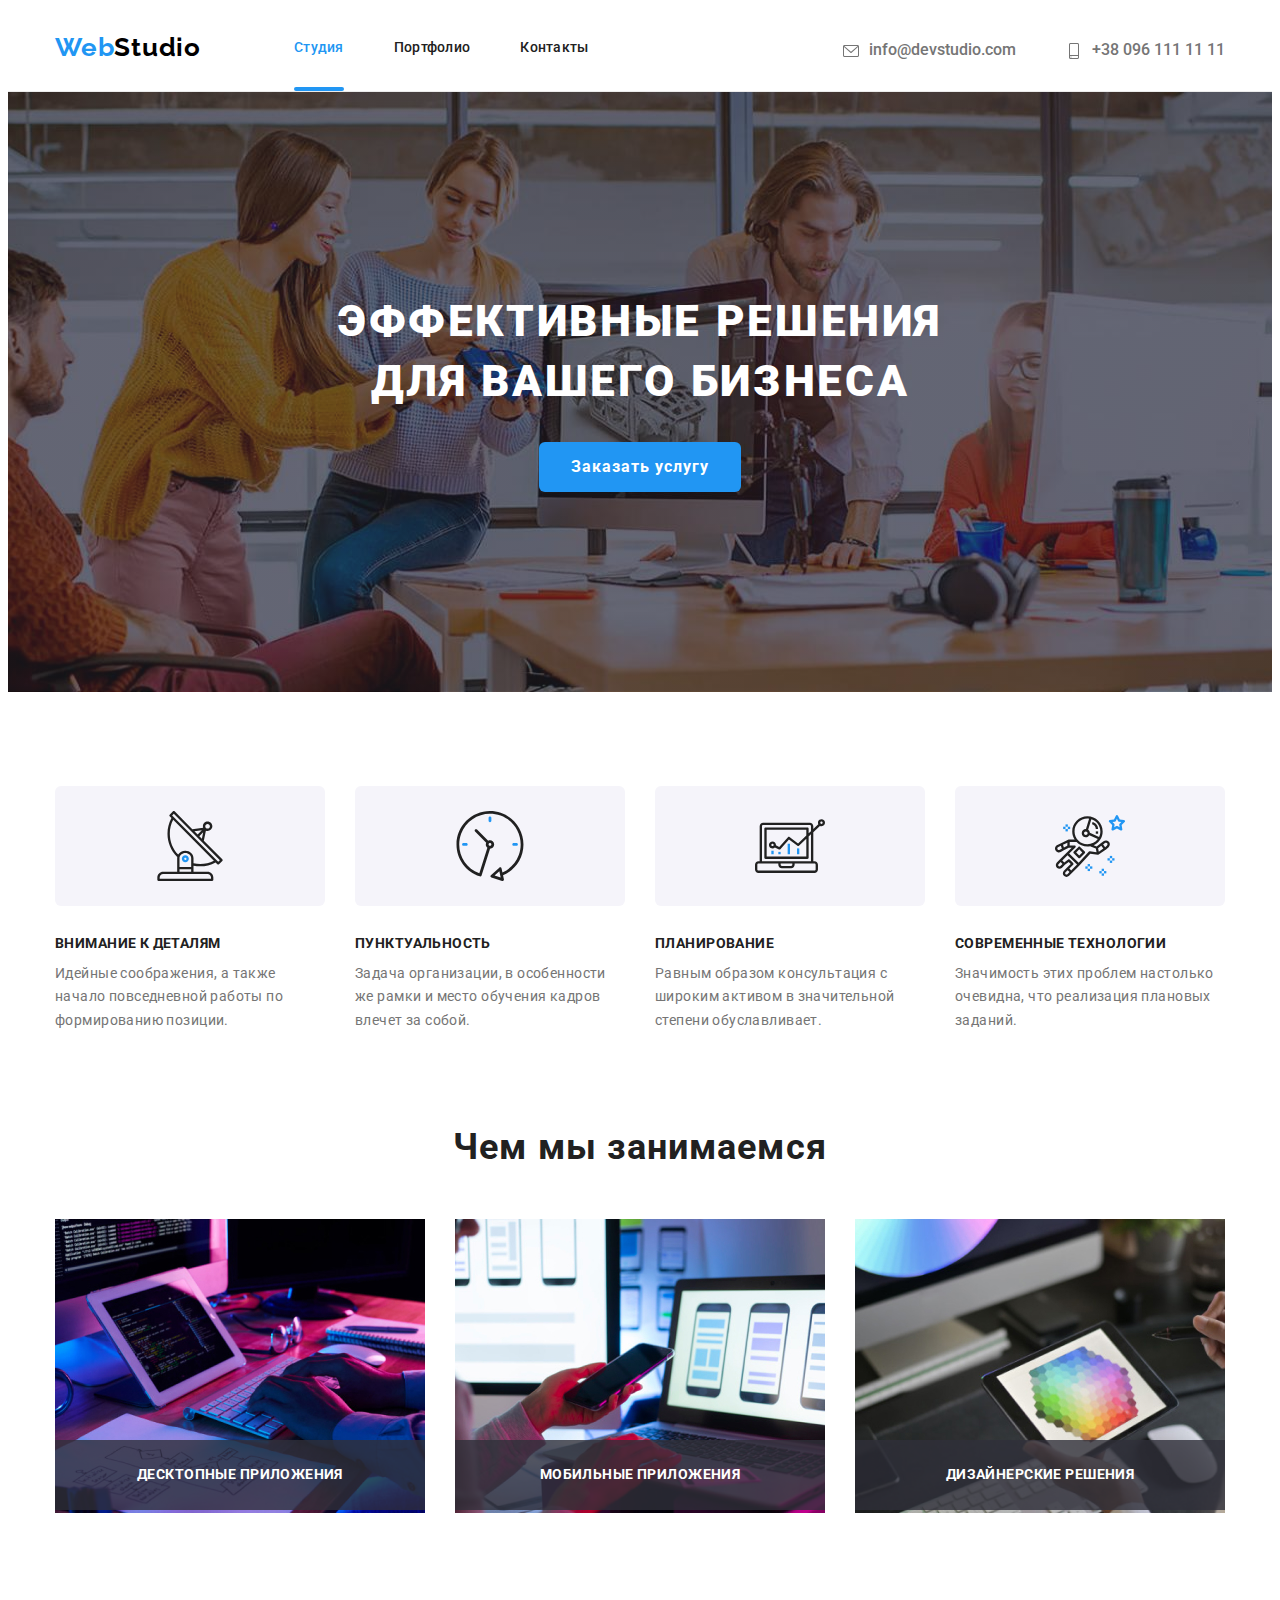
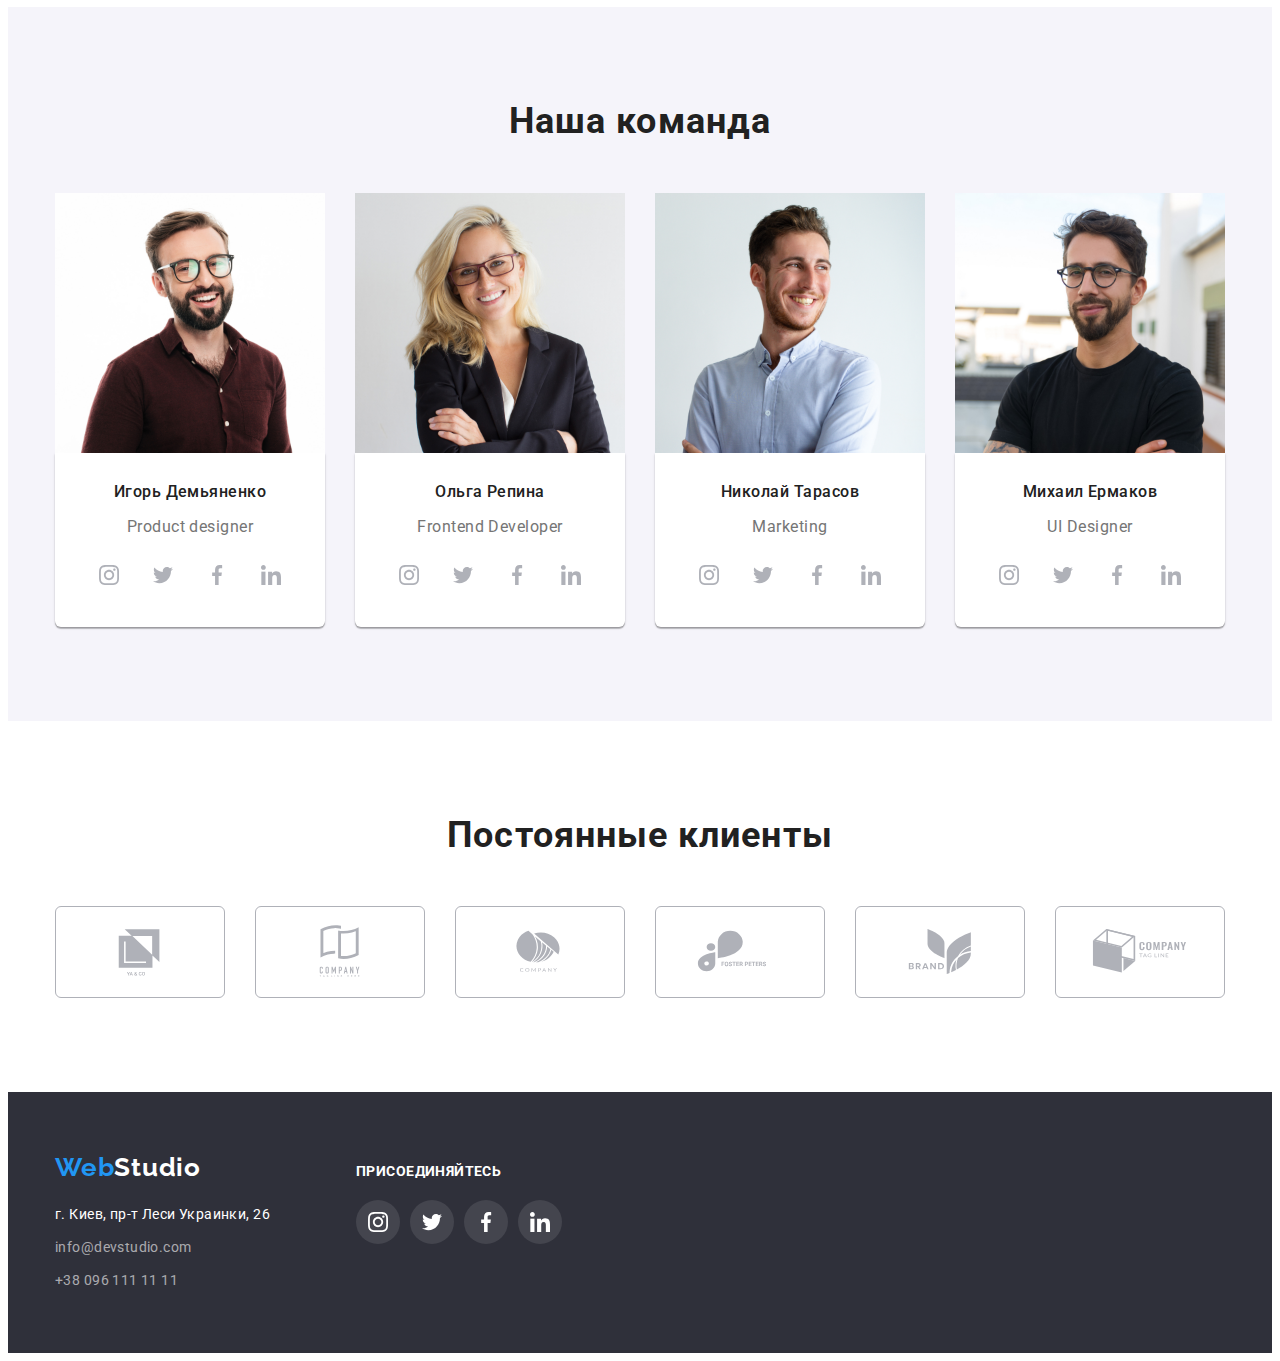
<file: index.html>
<!DOCTYPE html>
<html lang="ru">

<head>
    <meta charset="UTF-8">
    <meta http-equiv="X-UA-Compatible" content="IE=edge">
    <meta name="viewport" content="width=device-width, initial-scale=1.0">
    <link rel="preconnect" href="https://fonts.googleapis.com">
    <link rel="preconnect" href="https://fonts.gstatic.com" crossorigin>
    <link
        href="https://fonts.googleapis.com/css2?family=Raleway:wght@700&family=Roboto:wght@400;500;700;900&display=swap"
        rel="stylesheet">
    <link rel="stylesheet" href="https://cdnjs.cloudflare.com/ajax/libs/modern-normalize/1.1.0/modern-normalize.min.css"
        integrity="sha512-wpPYUAdjBVSE4KJnH1VR1HeZfpl1ub8YT/NKx4PuQ5NmX2tKuGu6U/JRp5y+Y8XG2tV+wKQpNHVUX03MfMFn9Q=="
        crossorigin="anonymous" referrerpolicy="no-referrer" />
    <link rel="stylesheet" href="./css/style.css">
    <title>Document</title>
</head>

<body>
    <!--ШАПКА-->
    <header class="header-border">
        <div class="container">
            <nav class="header-main">
                <a href="" class="logo logo-header">Web<span class="logo-studio">Studio</span></a>
                <ul class="nav">
                    <li class="nav-item">
                        <a href="./index.html" class="nav-link current">Студия</a>
                    </li>
                    <li class="nav-item">
                        <a href="./portfolio.html" class="nav-link">Портфолио</a>
                    </li>
                    <li class="nav-item">
                        <a href="" class="nav-link">Контакты</a>
                    </li>
                </ul>
                <ul class="contacts-list">
                    <li class="li-mail">
                        <a href="mailto:info@devstudio.com" class="contacts"><svg class="header-mail">
                                <use href="./images/icons.svg#icon-envelope"></use>
                            </svg>info@devstudio.com
                        </a>
                    <li class="contacts-last-child"><a href="tel:+380961111111" class="contacts"><svg
                                class="header-phone">
                                <use href="./images/icons.svg#icon-smartphone"></use>
                            </svg>+38 096 111 11 11</a>
                    </li>
                </ul>
            </nav>
        </div>
    </header>
    <main>
        <!--ГЕРОЙ-->
        <section class="hero-section">
            <div class="container">
                <h1 class="hero-title">Эффективные решения
                    для вашего бизнеса</h1>
                <button type="button" class="hero-button button" data-modal-open>Заказать услугу</button>
            </div>
        </section>
        <!--КАК МЫ РАБОТАЕМ-->
        <section class="section">
            <div class="container">
                <h2 class="hidden">Как мы работаем</h2>
                <ul class="ul-features">
                    <li class="features-item">
                        <p class="icon-block-features">
                            <svg class="features-icon" width="70" height="70">
                                <use href="./images/icons.svg#icon-antenna-1"></use>
                            </svg>
                        </p>
                        <h3 class="features">Внимание к деталям</h3>
                        <p class="features-paragraph">Идейные соображения, а также начало повседневной работы по
                            формированию позиции.
                        </p>
                    </li>
                    <li class="features-item">
                        <p class="icon-block-features">
                            <svg class="features-icon" width="70" height="70">
                                <use href="./images/icons.svg#icon-clock-1"></use>
                            </svg>
                        </p>
                        <h3 class="features">Пунктуальность</h3>
                        <p class="features-paragraph">Задача организации, в особенности же рамки и место обучения кадров
                            влечет за
                            собой.</p>
                    </li>
                    <li class="features-item">
                        <p class="icon-block-features">
                            <svg class="features-icon" width="70" height="70">
                                <use href="./images/icons.svg#icon-lap-top"></use>
                            </svg>
                        </p>
                        <h3 class="features">Планирование</h3>
                        <p class="features-paragraph">Равным образом консультация с широким активом в значительной
                            степени
                            обуславливает.</p>
                    </li>
                    <li class="features-item">
                        <p class="icon-block-features">
                            <svg class="features-icon" width="70" height="70">
                                <use href="./images/icons.svg#icon-astronaut-1"></use>
                            </svg>
                        </p>
                        <h3 class="features">Современные ТЕХНОЛОГИИ</h3>
                        <p class="features-paragraph">Значимость этих проблем настолько очевидна, что реализация
                            плановых заданий.</p>
                    </li>
                </ul>
            </div>
        </section>
        <!--ЧЕМ МЫ ЗАНИМАЕМСЯ-->
        <section class="section-what-we-do">
            <div class="container">
                <h2 class="title-examples">Чем мы занимаемся</h2>
                <ul class="ul-what-we-do">
                    <li class="what-we-do-item">
                        <div class="pic-div"><img class="img" width="370" height="294" 
                                src="./images/box1.jpg" alt="Картинка планшета">
                            <div class="what-we-do-overlay">
                                <p class="what-we-do-text">Десктопные приложения</p>
                            </div>
                        </div>
                    </li>
                    <li class="what-we-do-item">
                        <div class="pic-div">
                            <img width="370" height="294" class="img" src="./images/box2.jpg" alt="Картинка ноутбука">
                            <div class="what-we-do-overlay">
                                <p class="what-we-do-text">Мобильные приложения</p>
                            </div>
                        </div>
                    </li>
                    <li class="what-we-do-item">
                        <div class="pic-div">
                            <img width="370" height="294" class="img" src="./images/box3.jpg"
                                alt="Картинка планшета в руках">
                            <div class="what-we-do-overlay">
                                <p class="what-we-do-text">Дизайнерские решения</p>
                            </div>
                        </div>
                    </li>
                </ul>
            </div>
        </section>
        <!--НАША КОМАНДА-->
        <section class="out-team section">
            <div class="container">
                <h2 class="title-examples">Наша команда</h2>
                <ul class="team">
                    <li class="team-item">
                        <img src="./images/team1.jpg" class="img" alt="Игорь_Демьяненко" width=270 height="260">
                        <div class="border-main">
                            <h3 class="names responcibilities">Игорь Демьяненко</h3>
                            <p class="responcibilities" lang="en">Product designer</p>
                            <ul class="team-icons-list">
                                <li class="team-icons-item">
                                    <a href="" class="team-link">
                                        <svg class="team-social-icon" width="20" height="20">
                                            <use href="./images/icons.svg#icon-instagram1"></use>
                                        </svg>
                                    </a>
                                </li>
                                <li class="team-icons-item">
                                    <a href="" class="team-link">
                                        <svg class="team-social-icon" width="20" height="20">
                                            <use href="./images/icons.svg#icon-twitter-1"></use>
                                        </svg>
                                    </a>
                                </li>
                                <li class="team-icons-item">
                                    <a href="" class="team-link">
                                        <svg class="team-social-icon" width="20" height="20">
                                            <use href="./images/icons.svg#icon-facebook-1"></use>
                                        </svg>
                                    </a>
                                </li>
                                <li class="team-icons-item">
                                    <a href="" class="team-link">
                                        <svg class="team-social-icon" width="20" height="20">
                                            <use href="./images/icons.svg#icon-linkedin-1"></use>
                                        </svg>
                                    </a>
                                </li>
                            </ul>
                        </div>
                    </li>
                    <li class="team-item">
                        <img src="./images/team2.jpg" class="img" alt="Ольга_Репина" width=270 height="260">
                        <div class="border-main">
                            <h3 class="names responcibilities">Ольга Репина</h3>
                            <p class="responcibilities" lang="en">Frontend Developer</p>
                            <ul class="team-icons-list">
                                <li class="team-icons-item">
                                    <a href="" class="team-link">
                                        <svg class="team-social-icon" width="20" height="20">
                                            <use href="./images/icons.svg#icon-instagram1"></use>
                                        </svg>
                                    </a>
                                </li>
                                <li class="team-icons-item">
                                    <a href="" class="team-link">
                                        <svg class="team-social-icon" width="20" height="20">
                                            <use href="./images/icons.svg#icon-twitter-1"></use>
                                        </svg>
                                    </a>
                                </li>
                                <li class="team-icons-item">
                                    <a href="" class="team-link">
                                        <svg class="team-social-icon" width="20" height="20">
                                            <use href="./images/icons.svg#icon-facebook-1"></use>
                                        </svg>
                                    </a>
                                </li>
                                <li class="team-icons-item">
                                    <a href="" class="team-link">
                                        <svg class="team-social-icon" width="20" height="20">
                                            <use href="./images/icons.svg#icon-linkedin-1"></use>
                                        </svg>
                                    </a>
                                </li>
                            </ul>
                        </div>
                    </li>
                    <li class="team-item">
                        <img src="./images/team3.jpg" class="img" alt="Николай_Тарасов" width=270 height="260">
                        <div class="border-main">
                            <h3 class="names responcibilities">Николай Тарасов</h3>
                            <p class="responcibilities" lang="en">Marketing</p>
                            <ul class="team-icons-list">
                                <li class="team-icons-item">
                                    <a href="" class="team-link">
                                        <svg class="team-social-icon" width="20" height="20">
                                            <use href="./images/icons.svg#icon-instagram1"></use>
                                        </svg>
                                    </a>
                                </li>
                                <li class="team-icons-item">
                                    <a href="" class="team-link">
                                        <svg class="team-social-icon" width="20" height="20">
                                            <use href="./images/icons.svg#icon-twitter-1"></use>
                                        </svg>
                                    </a>
                                </li>
                                <li class="team-icons-item">
                                    <a href="" class="team-link">
                                        <svg class="team-social-icon" width="20" height="20">
                                            <use href="./images/icons.svg#icon-facebook-1"></use>
                                        </svg>
                                    </a>
                                </li>
                                <li class="team-icons-item">
                                    <a href="" class="team-link">
                                        <svg class="team-social-icon" width="20" height="20">
                                            <use href="./images/icons.svg#icon-linkedin-1"></use>
                                        </svg>
                                    </a>
                                </li>
                            </ul>
                        </div>
                    </li>
                    <li class="team-item">
                        <img src="./images/team4.jpg" alt="Михаил_Ермаков" width=270 height="260" class="img">
                        <div class="border-main">
                            <h3 class="names responcibilities">Михаил Ермаков</h3>
                            <p class="responcibilities" lang="en">UI Designer</p>
                            <ul class="team-icons-list">
                                <li class="team-icons-item">
                                    <a href="" class="team-link">
                                        <svg class="team-social-icon" width="20" height="20">
                                            <use href="./images/icons.svg#icon-instagram1"></use>
                                        </svg>
                                    </a>
                                </li>
                                <li class="team-icons-item">
                                    <a href="" class="team-link">
                                        <svg class="team-social-icon" width="20" height="20">
                                            <use href="./images/icons.svg#icon-twitter-1"></use>
                                        </svg>
                                    </a>
                                </li>
                                <li class="team-icons-item">
                                    <a href="" class="team-link">
                                        <svg class="team-social-icon" width="20" height="20">
                                            <use href="./images/icons.svg#icon-facebook-1"></use>
                                        </svg>
                                    </a>
                                </li>
                                <li class="team-icons-item">
                                    <a href="" class="team-link">
                                        <svg class="team-social-icon" width="20" height="20">
                                            <use href="./images/icons.svg#icon-linkedin-1"></use>
                                        </svg>
                                    </a>
                                </li>
                            </ul>
                        </div>
                    </li>
                </ul>
            </div>
        </section>
        <section class="section">
            <div class="container">
                <h2 class="title-examples">Постоянные клиенты</h2>
                <ul class="team-icons-list">
                    <li class="clients-item">
                        <a href="" class="clients-link">
                            <svg class="team-social-icon" width="106" height="60">
                                <use href="./images/icons.svg#icon-logo1"></use>
                            </svg>
                        </a>
                    </li>
                    <li class="clients-item">
                        <a href="" class="clients-link">
                            <svg class="team-social-icon" width="106" height="60">
                                <use href="./images/icons.svg#icon-logo2"></use>
                            </svg>
                        </a>
                    </li>
                    <li class="clients-item">
                        <a href="" class="clients-link">
                            <svg class="team-social-icon" width="106" height="60">
                                <use href="./images/icons.svg#icon-logo3"></use>
                            </svg>
                        </a>
                    </li>
                    <li class="clients-item">
                        <a href="" class="clients-link">
                            <svg class="team-social-icon" width="106" height="60">
                                <use href="./images/icons.svg#icon-logo4"></use>
                            </svg>
                        </a>
                    </li>
                    <li class="clients-item">
                        <a href="" class="clients-link">
                            <svg class="team-social-icon" width="106" height="60">
                                <use href="./images/icons.svg#icon-logo5"></use>
                            </svg>
                        </a>
                    </li>
                    <li class="clients-item">
                        <a href="" class="clients-link">
                            <svg class="team-social-icon" width="106" height="60">
                                <use href="./images/icons.svg#icon-logo6"></use>
                            </svg>
                        </a>
                    </li>
                </ul>
            </div>
        </section>
            
    </main>
    <!--ПОДВАЛ-->
    <footer class="footer">
        <section class="footer-container">
            <div class="container-footer-left">
                <a href="" class="logo logo-foot-main">Web<span class="logo-footer">Studio</span></a>
                <address>
                    <ul>
                        <li class="footer-li-margins"><a href="https://goo.gl/maps/7hmKTm9yFbBLXRid7"
                                class="footer-address">г.
                                Киев, пр-т Леси Украинки,
                                26</a></li>
                        <li class="footer-li-margins"><a href="mailto:info@devstudio.com"
                                class="email-phone">info@devstudio.com</a><br></li>
                        <li class="footer-li-margins"><a href="tel:+380961111111" class="nav email-phone">+38 096 111 11
                                11</a></li>
                    </ul>
                </address>
            </div>
            <div class="container-footer-right">
                <p class="join-footer">Присоединяйтесь</p>
                <ul class="team">
                    <li class="team-icons-item">
                        <a href="" class="footer-link">
                            <svg class="team-social-icon" width="20" height="20">
                                <use href="./images/icons.svg#icon-instagram1"></use>
                            </svg>
                        </a>
                    </li>
                    <li class="team-icons-item">
                        <a href="" class="footer-link">
                            <svg class="team-social-icon" width="20" height="20">
                                <use href="./images/icons.svg#icon-twitter-1"></use>
                            </svg>
                        </a>
                    </li>
                    <li class="team-icons-item">
                        <a href="" class="footer-link">
                            <svg class="team-social-icon" width="20" height="20">
                                <use href="./images/icons.svg#icon-facebook-1"></use>
                            </svg>
                        </a>
                    </li>
                    <li class="team-icons-item">
                        <a href="" class="footer-link">
                            <svg class="team-social-icon" width="20" height="20">
                                <use href="./images/icons.svg#icon-linkedin-1"></use>
                            </svg>
                        </a>
                    </li>
                </ul>
            </div>
        </section>
    </footer>
    <div class="backdrop is-hidden" data-modal>
        <div class="modal">
            <button type="button" class="modal-close" data-modal-close>
                <svg class="close-icon" width="18" height="18">
                    <use href="./images/icons.svg#icon-modal-close"></use>
                </svg>
            </button>
        </div>
    </div>
    <script src="./js/modal.js"></script>
</body>

</html>
</file>
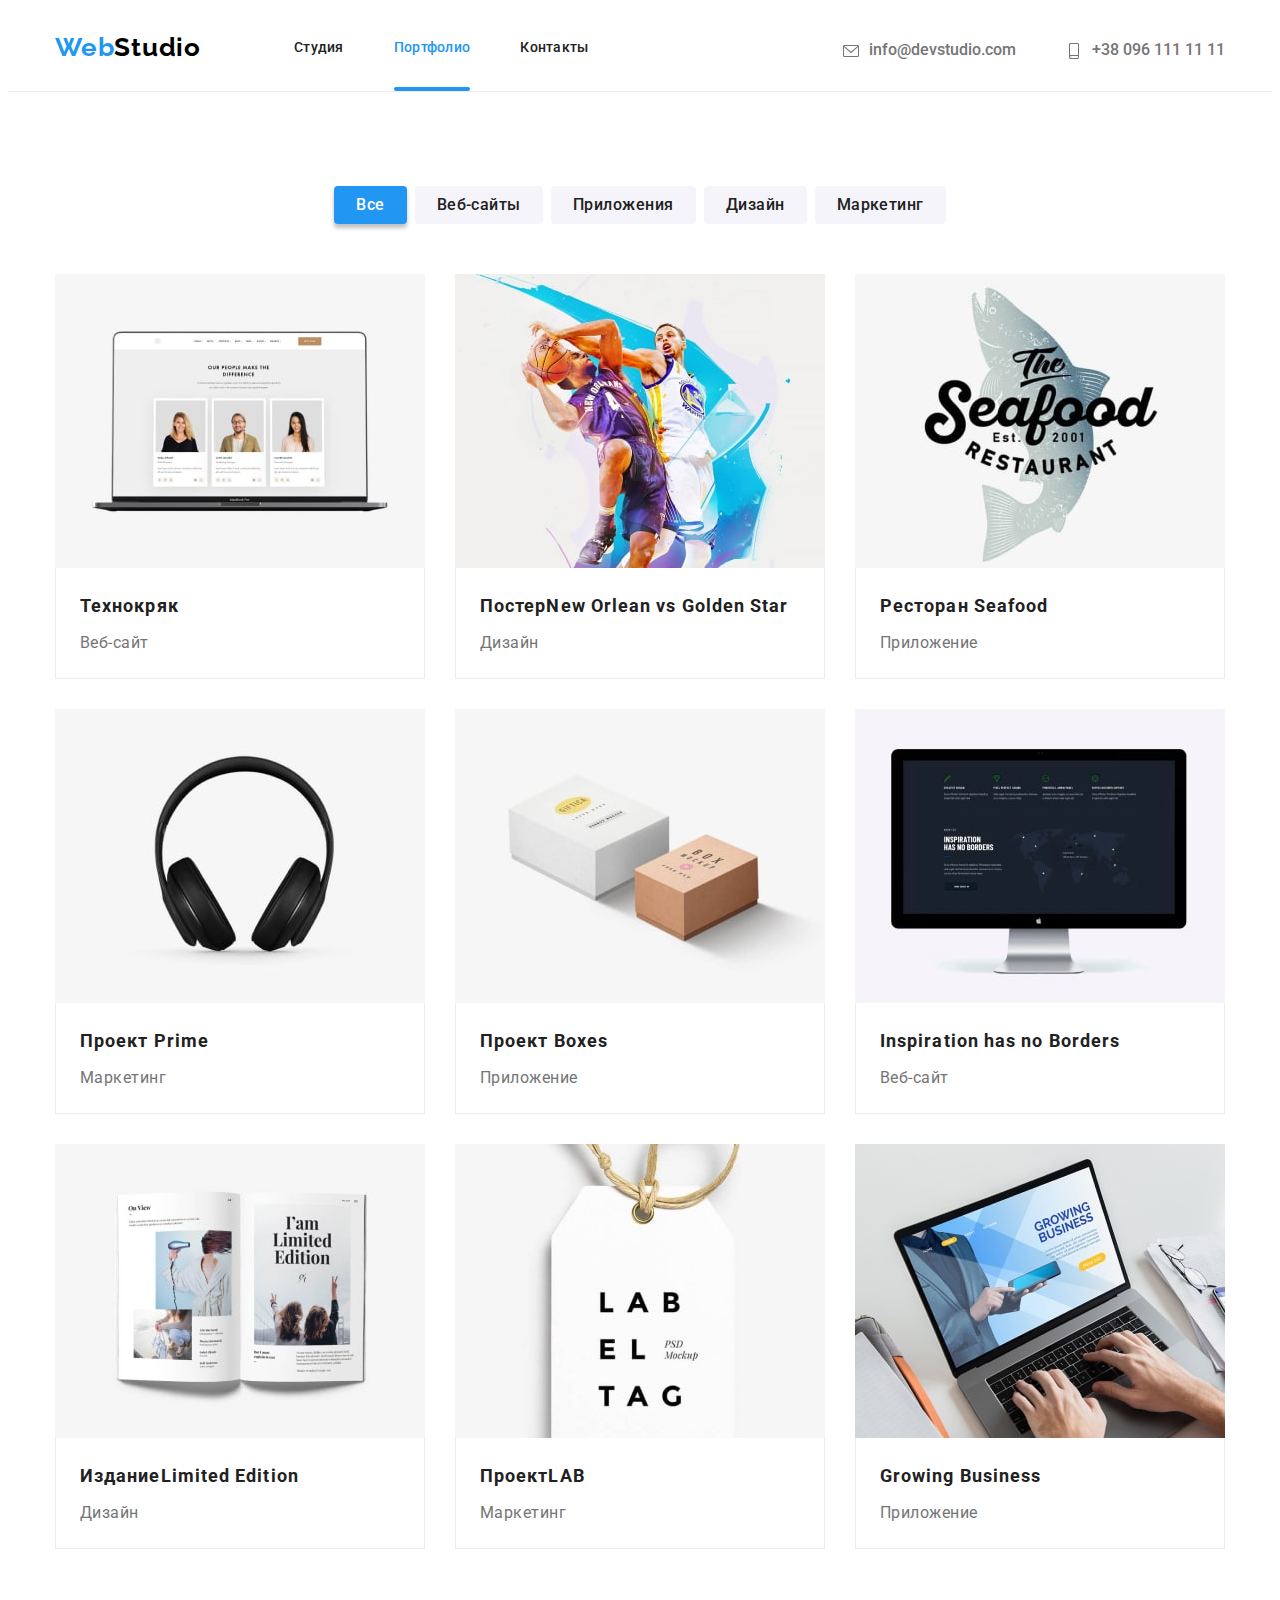
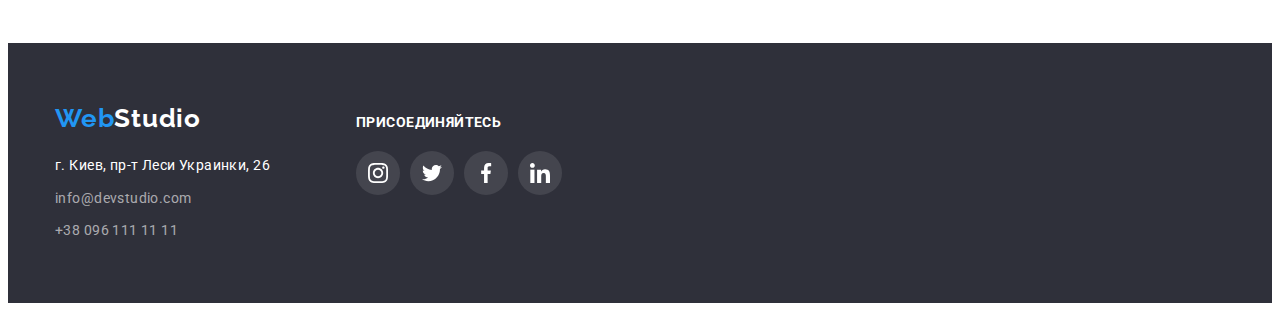
<file: portfolio.html>
<!DOCTYPE html>
<html lang="ru">

<head>
    <meta charset="UTF-8">
    <meta http-equiv="X-UA-Compatible" content="IE=edge">
    <meta name="viewport" content="width=device-width, initial-scale=1.0">
    <link rel="preconnect" href="https://fonts.googleapis.com">
    <link rel="preconnect" href="https://fonts.gstatic.com" crossorigin>
    <link
        href="https://fonts.googleapis.com/css2?family=Raleway:wght@700&family=Roboto:wght@400;500;700;900&display=swap"
        rel="stylesheet">
    <link rel="stylesheet" href="https://cdnjs.cloudflare.com/ajax/libs/modern-normalize/1.1.0/modern-normalize.min.css"
        integrity="sha512-wpPYUAdjBVSE4KJnH1VR1HeZfpl1ub8YT/NKx4PuQ5NmX2tKuGu6U/JRp5y+Y8XG2tV+wKQpNHVUX03MfMFn9Q=="
        crossorigin="anonymous" referrerpolicy="no-referrer" />
    <link rel="stylesheet" href="./css/style.css">
    <title>Document</title>
</head>

<body>
    <!--ШАПКА-->
    <header class="header-border">
        <div class="container">
            <nav class="header-main">
                <a href="" class="logo logo-header">Web<span class="logo-studio">Studio</span></a>
                <ul class="nav ul-header">
                    <li class="nav-item">
                        <a href="./index.html" class="nav-link">Студия</a>
                    </li>
                    <li class="nav-item">
                        <a href="./portfolio.html" class="nav-link current">Портфолио</a>
                    </li>
                    <li class="nav-item">
                        <a href="" class="nav-link">Контакты</a>
                    </li>
                </ul>
                <ul class="contacts-list">
                    <li class="li-mail">
                        <a href="mailto:info@devstudio.com" class="contacts"><svg class="header-mail">
                                <use href="./images/icons.svg#icon-envelope"></use>
                            </svg>info@devstudio.com
                        </a>
                    <li class="contacts-last-child"><a href="tel:+380961111111" class="contacts"><svg
                                class="header-phone">
                                <use href="./images/icons.svg#icon-smartphone"></use>
                            </svg>+38 096 111 11 11</a>
                    </li>
                </ul>
            </nav>
        </div>
    </header>
    <main>
        <section class="section">
            <!--<h1>Портфолио</h1-->
            <div class="container">
                <ul class="ul-filter">
                    <li class="filter-margins"><button type="button"
                            class="button filter-button filter-current">Все</button></li>
                    <li class="filter-margins"><button type="button" class="button filter-button">Веб-сайты</button>
                    </li>
                    <li class="filter-margins"><button type="button" class="button filter-button">Приложения</button>
                    </li>
                    <li class="filter-margins"><button type="button" class="button filter-button">Дизайн</button></li>
                    <li class="filter-margins"><button type="button" class="button filter-button">Маркетинг</button>
                    </li>
                </ul>

                <ul class="flex-container">
                    <li class="flex-item">
                        <a href="" class="portfolio-link">
                            <div class="pic-div">
                                <img width="370" height="294" class="img" src="./images/portfolio1.jpg"
                                    alt="Картинка сайта">
                                <div class="overlay">
                                    <p class="pf-overlay-text">Технокряк это современная площадка распространения
                                        коронавируса. Компании используют
                                        эту платформу для цифрового шпионажа и атак на защищённые сервера конкурентов.
                                    </p>
                                </div>
                            </div>
                            <div class="border-portfolio">
                                <h2 class="portfolio-title">Технокряк</h2>
                                <p class="portfolio-paragraph">Веб-сайт</p>
                            </div>
                        </a>
                    </li>
                    <li class="flex-item">
                        <a href="" class="portfolio-link card-hover">
                            <div class="pic-div">
                                <img width="370" height="294" class="img" src="./images/portfolio2.jpg"
                                    alt="Два баскетболиста">
                                <div class="overlay">
                                    <p class="pf-overlay-text">Технокряк это современная площадка распространения
                                        коронавируса. Компании используют эту
                                        платформу для цифрового шпионажа и атак на защищённые сервера конкурентов.</p>
                                </div>
                            </div>
                            <div class="border-portfolio">
                                <h2 class="portfolio-title">Постер<span lang="en">New Orlean vs Golden Star</span></h2>
                                <p class="portfolio-paragraph">Дизайн</p>
                            </div>
                        </a>
                    </li>
                    <li class="flex-item">
                        <a href="" class="portfolio-link card-hover">
                            <div class="pic-div">
                                <img width="370" height="294" class="img" src="./images/portfolio3.jpg"
                                    alt="Ресторан Seafood">
                                <div class="overlay">
                                    <p class="pf-overlay-text">Технокряк это современная площадка распространения
                                        коронавируса. Компании используют эту
                                        платформу для цифрового шпионажа и атак на защищённые сервера конкурентов.</p>
                                </div>
                            </div>
                            <div class="border-portfolio">
                                <h2 class="portfolio-title">Ресторан <span lang="en">Seafood</span></h2>
                                <p class="portfolio-paragraph">Приложение</p>
                            </div>
                        </a>
                    </li>
                    <li class="flex-item">
                        <a href="" class="portfolio-link card-hover">
                            <div class="pic-div">
                                <img width="370" height="294" class="img" src="./images/portfolio4.jpg" alt="Наушники">
                                <div class="overlay">
                                    <p class="pf-overlay-text">Технокряк это современная площадка распространения
                                        коронавируса. Компании используют эту
                                        платформу для цифрового шпионажа и атак на защищённые сервера конкурентов.</p>
                                </div>
                            </div>
                            <div class="border-portfolio">
                                <h2 class="portfolio-title">Проект <span lang="en">Prime</span></h2>
                                <p class="portfolio-paragraph">Маркетинг</p>
                            </div>
                        </a>
                    </li>
                    <li class="flex-item">
                        <a href="" class="portfolio-link card-hover">
                            <div class="pic-div">
                                <img width="370" height="294" class="img" src="./images/portfolio5.jpg"
                                    alt="Две коробочки">
                                <div class="overlay">
                                    <p class="pf-overlay-text">Технокряк это современная площадка распространения
                                        коронавируса. Компании используют эту
                                        платформу для цифрового шпионажа и атак на защищённые сервера конкурентов.</p>
                                </div>
                            </div>
                            <div class="border-portfolio">
                                <h2 class="portfolio-title">Проект <span lang="en">Boxes</span></h2>
                                <p class="portfolio-paragraph">Приложение</p>
                            </div>
                        </a>
                    </li>
                    <li class="flex-item">
                        <a href="" class="portfolio-link card-hover">
                            <div class="pic-div">
                                <img width="370" height="294" class="img" src="./images/portfolio6.jpg" alt="Монитор">
                                <div class="overlay">
                                    <p class="pf-overlay-text">Технокряк это современная площадка распространения
                                        коронавируса. Компании используют эту
                                        платформу для цифрового шпионажа и атак на защищённые сервера конкурентов.</p>
                                </div>
                            </div>
                            <div class="border-portfolio">
                                <h2 lang="en" class="portfolio-title">Inspiration has no Borders</h2>
                                <p class="portfolio-paragraph">Веб-сайт</p>
                            </div>
                        </a>
                    </li>
                    <li class="flex-item">
                        <a href="" class="portfolio-link card-hover">
                            <div class="pic-div">
                                <img width="370" height="294" class="img" src="./images/portfolio7.jpg"
                                    alt="Открытая книга">
                                <div class="overlay">
                                    <p class="pf-overlay-text">Технокряк это современная площадка распространения
                                        коронавируса. Компании используют эту
                                        платформу для цифрового шпионажа и атак на защищённые сервера конкурентов.</p>
                                </div>
                            </div>
                            <div class="border-portfolio">
                                <h2 class="portfolio-title">Издание<span lang="en">Limited Edition</span></h2>
                                <p class="portfolio-paragraph">Дизайн</p>
                            </div>
                        </a>
                    </li>
                    <li class="flex-item">
                        <a href="" class="portfolio-link card-hover">
                            <div class="pic-div">
                                <img width="370" height="294" class="img" src="./images/portfolio8.jpg"
                                    alt="Тэг одежды">
                                <div class="overlay">
                                    <p class="pf-overlay-text">Технокряк это современная площадка распространения
                                        коронавируса. Компании используют эту
                                        платформу для цифрового шпионажа и атак на защищённые сервера конкурентов.</p>
                                </div>
                            </div>
                            <div class="border-portfolio">
                                <h2 class="portfolio-title">Проeкт<span lang="">LAB</span></h2>
                                <p class="portfolio-paragraph">Маркетинг</p>
                            </div>
                        </a>
                    </li>
                    <li class="flex-item">
                        <a href="" class="portfolio-link card-hover">
                            <div class="pic-div">
                                <img width="370" height="294" class="img" src="./images/portfolio9.jpg"
                                    alt="Работа за ноутом">
                                <div class="overlay">
                                    <p class="pf-overlay-text">Технокряк это современная площадка распространения
                                        коронавируса. Компании используют эту
                                        платформу для цифрового шпионажа и атак на защищённые сервера конкурентов.</p>
                                </div>
                            </div>
                            <div class="border-portfolio">
                                <h2 lang="en" class="portfolio-title">Growing Business</h2>
                                <p class="portfolio-paragraph">Приложение</p>
                            </div>
                        </a>
                    </li>
                </ul>
            </div>
        </section>
    </main>
    <!--ПОДВАЛ-->
    <footer class="footer">
        <section class="footer-container">
            <div class="container-footer-left">
                <a href="" class="logo logo-foot-main">Web<span class="logo-footer">Studio</span></a>
                <address>
                    <ul>
                        <li class="footer-li-margins"><a href="https://goo.gl/maps/7hmKTm9yFbBLXRid7"
                                class="footer-address">г.
                                Киев, пр-т Леси Украинки,
                                26</a></li>
                        <li class="footer-li-margins"><a href="mailto:info@devstudio.com"
                                class="email-phone">info@devstudio.com</a><br></li>
                        <li class="footer-li-margins"><a href="tel:+380961111111" class="nav email-phone">+38 096 111 11
                                11</a></li>
                    </ul>
                </address>
            </div>
            <div class="container-footer-right">
                <p class="join-footer">Присоединяйтесь</p>
                <ul class="team">
                    <li class="team-icons-item">
                        <a href="" class="footer-link">
                            <svg class="team-social-icon" width="20" height="20">
                                <use href="./images/icons.svg#icon-instagram1"></use>
                            </svg>
                        </a>
                    </li>
                    <li class="team-icons-item">
                        <a href="" class="footer-link">
                            <svg class="team-social-icon" width="20" height="20">
                                <use href="./images/icons.svg#icon-twitter-1"></use>
                            </svg>
                        </a>
                    </li>
                    <li class="team-icons-item">
                        <a href="" class="footer-link">
                            <svg class="team-social-icon" width="20" height="20">
                                <use href="./images/icons.svg#icon-facebook-1"></use>
                            </svg>
                        </a>
                    </li>
                    <li class="team-icons-item">
                        <a href="" class="footer-link">
                            <svg class="team-social-icon" width="20" height="20">
                                <use href="./images/icons.svg#icon-linkedin-1"></use>
                            </svg>
                        </a>
                    </li>
                </ul>
            </div>
        </section>
    </footer>
    <div class="backdrop is-hidden" data-modal>
        <div class="modal">
            <button type="button" class="modal-close" data-modal-close>
                <svg class="close-icon" width="18" height="18">
                    <use href="./images/icons.svg#icon-modal-close"></use>
                </svg>
            </button>
        </div>
    </div>
    </body>

</html>
</file>
<file: css/style.css>
:root {
  /*---------------------------ROOT COLORS-----------------------*/
  --primary-text-color: #757575;
  --secondary-text-color: #212121;
  --accent-text-color: #2196f3;
  --title-text-color: #ffffff;
  --background-color: #ffffff;
  --bgc-portfolio-cards:rgba(33, 150, 243, 0.9);
  --overlay-bgc: rgba(47, 48, 58, 0.8);
  --secondary-background-color: #f5f4fa;
  --third-background-color: #2f303a;
  --icon-fill-main: #afb1b8;

  --cubic-bezier: cubic-bezier(0.4, 0, 0.2, 1);
  --box-shadow: 0px 4px 4px rgba(0, 0, 0, 0.25);
  --box-shadow-long: 0px 1px 3px rgba(0, 0, 0, 0.12), 0px 1px 1px rgba(0, 0, 0, 0.14), 0px 2px 1px rgba(0, 0, 0, 0.2);
  --box-shadow-pf-card:0px 1px 1px rgba(0, 0, 0, 0.12), 0px 4px 4px rgba(0, 0, 0, 0.06), 1px 4px 6px rgba(0, 0, 0, 0.16);
  --transition-time: 250ms; 
  "printWidth": 100,
  "tabWidth": 2,
  "useTabs": false,
  "semi": true,
  "singleQuote": true,
  "trailingComma": "all",
  "bracketSpacing": true,
  "jsxBracketSameLine": false,
  "arrowParens": "avoid",
  "proseWrap": "always"
}
/*----------------------------------------BOX SIZING--------------------------------------*/
html {
  box-sizing: border-box;
}
*,
*::before,
*::after {
  box-sizing: inherit;
}
/*---------------------------------------------BODY--------------------------------------*/
body {
  font-family: "roboto", sans-serif;
  background-color: var(--background-color);
  color: var(--primary-text-color);
}
.list {
  list-style: none;
  text-decoration: none;
}
.container {
  width: 1200px;
  padding: 0 15px;
  margin: 0 auto;
}
.container-no-padding {
  width: 1200px;
  margin: 0 auto;
}
h1,
h2,
h3,
h4,
h5,
h6,
p {
  margin: 0 0;
}
ul {
  margin: 0;
  padding: 0;
  list-style: none;
}
.button {
  cursor: pointer;
}
.img {
display: block;
max-width: 100%;
height: auto;
}

address {
  font-style: normal;
  text-decoration: none;
}
.section-what-we-do {
  padding-bottom: 94px;
}
.section {
  padding-top: 94px;
  padding-bottom: 94px;
}
.no-padding {
  padding-top: 0;
  padding-bottom: 0;
}
.hidden {
   position: absolute;
    width: 1px;
    height: 1px;
    margin: -1px;
    border: 0;
    padding: 0;
    white-space: nowrap;
    clip-path: inset(100%);
    clip: rect(0 0 0 0);
    overflow: hidden;
}

/*---------------------------------------------site nav-----------------------------------------------*/
.logo {
  margin-left: 0px;
  color: var(--accent-text-color);
  text-decoration: none;
  font-family: Raleway;
  font-weight: 700;
  font-size: 26px;
  line-height: 1.19;
  letter-spacing: 0.03em;
}
.logo-header {
  color: var(--accent-text-color);
  padding-top: 24px;
  padding-bottom: 25px;
  margin-right: 93px;
  color: var(--secondary-text-color);
  display: inline-block;
}
.logo.logo-header {
  color: var(--accent-text-color);
}
.logo-studio {
  color: #000000;
 transition: color var(--transition-time) var(--cubic-bezier); 
}
.logo-studio:hover,
.logo-studio:active {
  color: var(--accent-text-color);
}

.nav {
  display: flex;
  padding-left: 0px;
  font-weight: 500;
  font-size: 14px;
  line-height: 1.14;
  letter-spacing: 0.02em;
}
.nav:hover,
.nav:focus {
  color: var(--accent-text-color);
}
.nav-item {
  color: var(--secondary-text-color);
  margin-right: 50px;
}
.nav-item:last-child {
  margin-right: 0;
}
.nav-link {
  position: relative;
  display: inline-block;
  padding-top: 32px;
  padding-bottom: 32px;
  color: var(--secondary-text-color);
  text-decoration: none;
  transition: color var(--transition-time) var(--cubic-bezier);
}
.nav-link:hover,
.nav-link:focus {
  color: var(--accent-text-color);
}
.current {
  color: var(--secondary-text-color);
}
.current::after {
  content: "";
  width: 100%;
  height: 4px;
  position: absolute;
  background-color: var(--accent-text-color);
  border-radius: 5px;
  left: 0;
  bottom: -3px;
}

.section-title {
  color: var(--secondary-text-color);
}
.contacts-list {
    display: flex;
  margin-left: auto;
  align-items: center;
}
.contacts-last-child {
  margin-left: 50px;
}
.contacts {
  font-weight: 500;
  padding-top: 32px;
  padding-bottom: 32px;
  display: inline-block;
  color: var(--primary-text-color);
  text-decoration: none;
  transition: color var(--transition-time) var(--cubic-bezier);
}
.contacts:hover,
.contacts:focus {
  color: var(--accent-text-color);
}
.header-main {
  padding-bottom: 0;
  display: flex;
}
.li-mail {
  display: flex;
  align-items: center;
}
.header-mail {
  width: 16px;
  height: 16px;
  display: inline-block;
  vertical-align: middle;
  fill: currentColor;
  margin-right: 10px;
}
.header-phone {
  width: 16px;
  height: 16px;
  display: inline-block;
  vertical-align: middle;
  fill: currentColor;
  margin-right: 10px;
}
/*---------------------------------------------HERO--------------------------------------*/
.hero-section {
  background-color: var(--third-background-color);
  background-image: linear-gradient(
      rgba(47, 48, 58, 0.4),
      rgba(47, 48, 58, 0.4)
    ),
    url(../images/hero-picture.jpg);
  background-repeat: no-repeat;
  background-size: cover;
  background-position: center;
  max-width: 1600px;
  margin: 0 auto;
  text-align: center;
  padding-top: 200px;
  padding-bottom: 200px;
}
.hero-title {
  display: block;
  margin-top: 0;
  margin-right: auto;
  margin-left: auto;
  margin-bottom: 30px;
  max-width: 696px;
  color: var(--title-text-color);
  font-weight: 900;
  font-size: 44px;
  line-height: 1.36;
  text-align: center;
  letter-spacing: 0.06em;
  text-transform: uppercase;
}

/*---------------------------------------------BUTTON--------------------------------------*/
.button {
  display: inline-block;
  font-family: inherit;
  font-size: 16px;
  display: flex;
  align-items: center;
  text-align: center;
  letter-spacing: 0.06em;
  border: none;
}
.hero-button {
  border-radius: 6px;
  line-height: 1.87;
  padding: 10px 32px;
  display: inline-block;
  text-align: center;
  color: var(--title-text-color);
  background-color: var(--accent-text-color);
  font-weight: 700;
}
.current {
  color: var(--accent-text-color);
}
.filter-button {
  border-radius: 4px;
  color: var(--secondary-text-color);
  background-color: var(--secondary-background-color);
  font-weight: 500;
  font-size: 16px;
  line-height: 1.62;
  text-align: center;
  letter-spacing: 0.03em;
  padding: 6px 22px;
  width: auto;
  transition: color var(--transition-time) var(--cubic-bezier), 
  background-color var(--transition-time) var(--cubic-bezier), 
  box-shadow var(--transition-time) var(--cubic-bezier);
}
.filter-button:hover,
.filter-button:focus {
  color: var(--background-color);
  background-color: var(--accent-text-color);
  box-shadow: var(--box-shadow);
}
.filter-current{
  color: var(--background-color);
  background-color: var(--accent-text-color);
  box-shadow: var(--box-shadow);
}
.filter-margins {
  margin-left: 8px;
}
.filter-margins:first-child {
  margin-left: 0;
}
.btn {
  display: inline-block;
}
/*--------------------------------------------SECTION--------------------------------------------*/

ul {
  list-style: none;
}

/*-----------------------------------------Features Как мы работаем--------------------------------------*/
.ul-features {
  display: flex;
  padding-left: 0;
}
.ul-features:first-child {
  margin-left: 0;
}

.features-item + .features-item {
  margin-left: 30px;
}

.icon-block-features {
  margin-bottom: 30px;
  display: flex;
  background-color: var(--secondary-background-color);
  width: 270px;
  height: 120px;
  align-items: center;
  justify-content: center;
  border-radius: 6px;
}
.features-icon {
  display: inline-block;
  justify-content: center;
  align-items: center;
}
.features {
  margin-bottom: 10px;
  display: flex;
  color: var(--secondary-text-color);
  margin-bottom: 10px;
  font-weight: 700;
  font-size: 14px;
  line-height: 1.14;
  letter-spacing: 0.03em;
  text-transform: uppercase;
}
.features-paragraph {
  display: inline-block;
  width: 270px;
  font-size: 14px;
  line-height: 1.71;
  letter-spacing: 0.03em;
}

/*---------------------------------------------EXAMPLES--------------------------------------*/
.ul-what-we-do {
  display: flex;
  padding-left: 0;
}
.what-we-do-item {
  margin-left: 30px;
}
.what-we-do-item:first-child {
  margin-left: 0;
}
.title-examples {
  margin-bottom: 50px;

  color: var(--secondary-text-color);
  font-weight: 700;
  font-size: 36px;
  line-height: 1.16;
  text-align: center;
  letter-spacing: 0.03em;
}
.pic-div{
position: relative;
overflow: hidden;
}
.what-we-do-overlay {
  position: absolute;
  bottom: 3px;
  display: flex;
  width: 100%;
  height: 70px;
  justify-content: center;
  align-items: center;
  background-color: var(--overlay-bgc);

}
.what-we-do-text {

color: var(--title-text-color);
font-weight: 700;
font-size: 14px;
line-height: 1.14;
text-align: center;
letter-spacing: 0.03em;
text-transform: uppercase;
}
/*---------------------------------------------OUR TEAM--------------------------------------*/
.out-team {
  background-color: var(--secondary-background-color);
}
.team {
  display: flex;
}
.team-item {
  margin-right: 30px;
  width: calc(100% / 4);
}
.team-item:last-child {
  margin-right: 0;
}

.div-team {
  background-color: var(--background-color);
}
.names {
  color: var(--secondary-text-color);
  font-weight: 500;
  margin-bottom: 10px;
}
.responcibilities {
  font-size: 16px;
  line-height: 1.18;
  text-align: center;
  letter-spacing: 0.03em;
  margin-bottom: 16px;
}
.team-icons-list {
  display: flex;
  justify-content: center;
}
.team-icons-item {
  width: 44px;
  height: 44px;
}
.team-icons-item + .team-icons-item {
  margin-left: 10px;
}
.team-social-icon {
  fill: currentColor;
}
/* .team-social-icon:hover,
.team-social-icon:focus {
  fill: var(--title-text-color);
} */
.team-link {
  width: 100%;
  height: 100%;
  border-radius: 50%;
  display: flex;
  align-items: center;
  justify-content: center;
  color: var(--icon-fill-main);
  transition: color var(--transition-time) var(--cubic-bezier), background-color var(--transition-time) var(--cubic-bezier);
}
.team-link:hover,
.team-link:focus {
  background-color: var(--accent-text-color);
  color: var(--title-text-color);
}
/* .team-link:hover .team-social-icon,
.team-link:focus .team-social-icon {
  fill: var(--title-text-color);
} */
/*-------------------------------------OUR CLIENTS--------------------------------------*/
.clients-item {
  width: 170px;
  height: 92px;
}
.clients-item + .clients-item {
  margin-left: 30px;
}
.clients-link {
  width: 100%;
  height: 100%;
  border-radius: 6px;
  display: flex;
  align-items: center;
  justify-content: center;
  color: var(--icon-fill-main);
  border: 1px solid var(--icon-fill-main);
  transition: color var(--transition-time) var(--cubic-bezier), border-color var(--transition-time) var(--cubic-bezier);
}
.clients-link:hover,
.clients-link:focus {
  color: var(--accent-text-color);
  border: 1px solid var(--accent-text-color)
}
/*---------------------------------------------FOOTER--------------------------------------*/

.footer {
  padding-top: 60px;
  padding-bottom: 60px;
  background-color: var(--third-background-color);
  
}
.footer-container {

  display: flex;
  align-items: baseline;
  width: 1200px;
  padding: 0 15px;
  margin: 0 auto;
  text-align: baseline;
}
.footer-link {
  width: 100%;
  height: 100%;
  border-radius: 50%;
  display: flex;
  align-items: center;
  justify-content: center;
  color: var(--title-text-color);
  background-color: rgba(255, 255, 255, 10%);
  transition: background-color var(--transition-time) var(--cubic-bezier);
}
.footer-link:hover,
.footer-link:focus {
  background-color:var(--accent-text-color);
}
.logo-foot-main {
  display: inline-block;
  margin-bottom: 20px;
}
.logo-footer {
  color: var(--title-text-color);
}
.container-footer-left {
  display: block;
  min-width: 231px;
  margin-right: 70px;
}
.container-footer-right {

}

.email-phone {
  display: inline-block;
  text-decoration: none;
  font-weight: 400;
  color: rgba(255, 255, 255, 0.6);
  font-size: 14px;
  line-height: 1.71;
  letter-spacing: 0.03em;
  transition: color var(--transition-time) var(--cubic-bezier);
}
.email-phone:hover,
.email-phone:focus {
  color: var(--accent-text-color);
}
.footer-address {
  display: inline-block;
  text-decoration: none;
  font-style: normal;
  font-weight: 400;
  color: var(--title-text-color);
  font-size: 14px;
  line-height: 1.71;
  letter-spacing: 0.03em;
  transition: color var(--transition-time) var(--cubic-bezier);
}
.footer-address:hover,
.footer-address:focus {
  color: var(--accent-text-color);
}
.footer-li-margins {
  max-width: 231px;
  margin-bottom: 9px;
}
.footer-li-margins:last-child {
  margin-bottom: 0;
}
.join-footer {
margin-bottom: 20px;
color: var(--title-text-color);
font-weight: 700;
font-size: 14px;
line-height: 1.14;
letter-spacing: 0.03em;
text-transform: uppercase;
}
/*---------------------------------------------PORTFOLIO--------------------------------------*/
.header-border {
  border-bottom: 1px solid #ececec;
  }
.border-main {
  padding: 30px 32px;
  background-color: var(--background-color);
  border-radius: 0 0 6px 6px;
  box-shadow: var(--box-shadow-long)
}
.border-portfolio {
  border-bottom: 1px solid #ececec;
  border-right: 1px solid #ececec;
  border-left: 1px solid #ececec;
  padding: 20px 24px;
}

.nav-portfolio {
  display: flex;
  align-items: center;
}

.p-portfolio-padding {
  padding-bottom: 27px;
}
.ul-filter {
  display: flex;
  justify-content: center;
  margin-bottom: 50px;
}
.portfolio-link {
  text-decoration: none;
  display: block;
  transition: box-shadow var(--transition-time) var(--cubic-bezier);
}
.portfolio-link:hover,
.portfolio-link:focus {
box-shadow: var(--box-shadow-pf-card)
}

.portfolio-title {
  color: var(--secondary-text-color);
  font-weight: 700;
  font-size: 18px;
  line-height: 2;
  letter-spacing: 0.06em;
  margin-top: 0;
  margin-bottom: 4px;
}
.portfolio-paragraph {
  color: var(--primary-text-color);
  font-size: 16px;
  line-height: 1.87;
  letter-spacing: 0.03em;
}
.pf-overlay-text {
  color: var(--title-text-color);
  font-size: 18px;
  line-height: 1.56;
  letter-spacing: 0.03em;
 
}
.overlay {
  position: absolute;
  width: 100%;
  height: 100%;
  padding: 63px 24px;
  background-color: var(--bgc-portfolio-cards);
  transition: transform var(--transition-time) var(--cubic-bezier);
  overflow: auto;
}
.portfolio-link:hover .overlay {
  transform: translateY(-100%);  
}
.portfolio-link:focus .overlay {
  transform: translateY(-100%);  
}
.flex-container {
  display: flex;
  flex-wrap: wrap;
  padding-left: 0;
}
.flex-item {
  width: 370px;
  margin-right: 30px;
  margin-bottom: 30px;
}
.flex-item:nth-child(3n) {
  margin-right: 0;
}
.flex-item:nth-last-child(-n + 3) {
  margin-bottom: 0;
}
.ul-contacts-portfolio {
  margin-left: auto;
}
.contacts-portfolio {
  display: flex;
  color: var(--primary-text-color);
  text-decoration: none;
}
.contacts-portfolio + .contacts-portfolio {
  margin-left: 50px;
}
.contacts-portfolio:hover,
.contacts-portfolio:focus {
  color: var(--accent-text-color);
}
.header-ul-margin {
  margin-left: 93px;
  padding-top: 32px;
  padding-bottom: 32px;
}

/*--------------------------------MODAL WINDOW-------------------------------*/
.backdrop {
  position: fixed;
  top:0;
  left:0;

  width: 100vw;
  height: 100vh ;
  background-color:rgba(0, 0, 0, 0.2);
  transition: opacity var(--transition-time) var(--cubic-bezier), visibility var(--transition-time) var(--cubic-bezier);
  }
.backdrop.is-hidden .modal {
  transform: translate(-50%, -50%) scale(1.5);
}

.modal {
  position: absolute;
  top: 50%;
  left: 50%;
  transform: translate(-50%, -50%) scale(1);
  width: 528px;
  height: 581px;
  box-shadow: 0px 1px 3px rgba(0, 0, 0, 0.12), 0px 1px 1px rgba(0, 0, 0, 0.14), 0px 2px 1px rgba(0, 0, 0, 0.2);
  border-radius: 4px;
  background-color: rgba(255, 255, 255, 1);
  transition: transform 250ms;
}
.modal-close {
  position: absolute;
  top:14px;
  right:14px;
  width: 30px;
  height: 30px;
  background-color: transparent;
  border: 1px solid rgba(0, 0, 0, 0.1);
  border-radius: 50%;
  display: flex;
  align-items: center;
  justify-content: center;
}
.is-hidden {
  visibility: hidden;
  opacity: 0;
  pointer-events: none;
}
</file>
